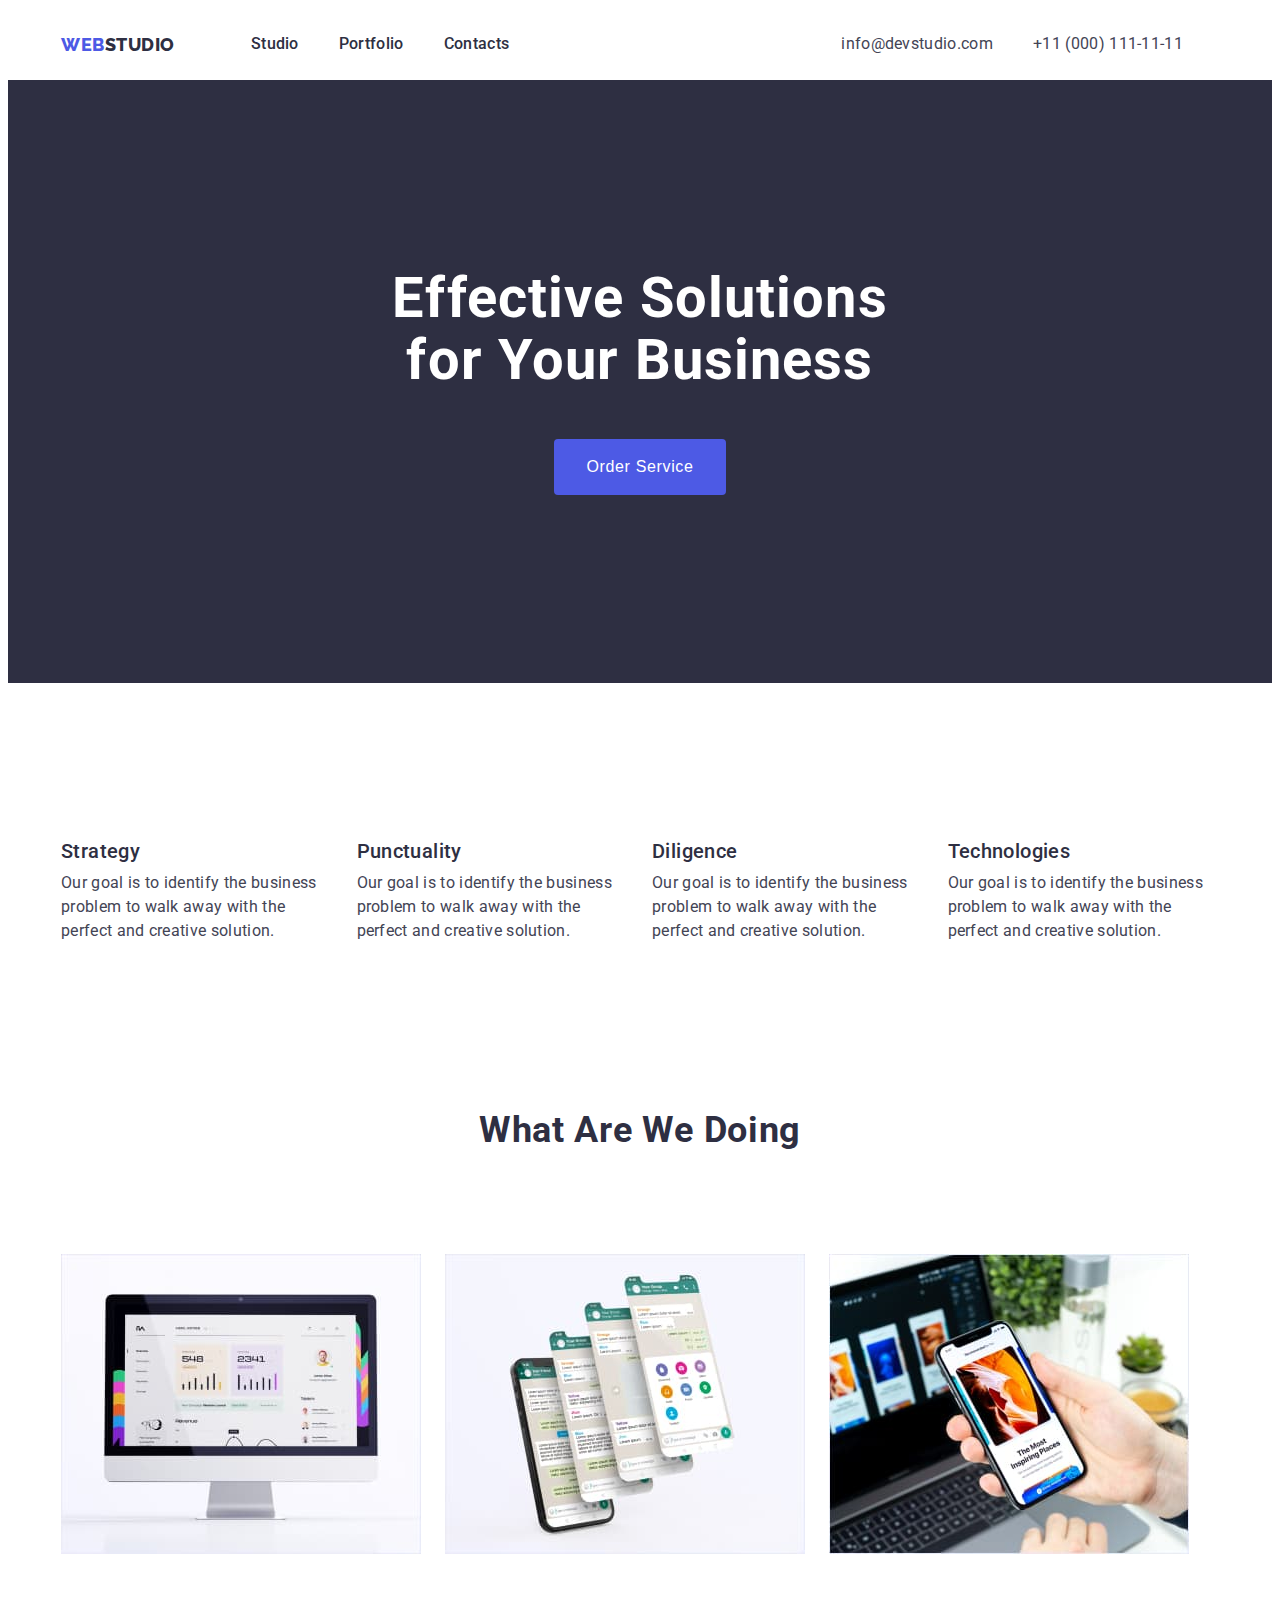
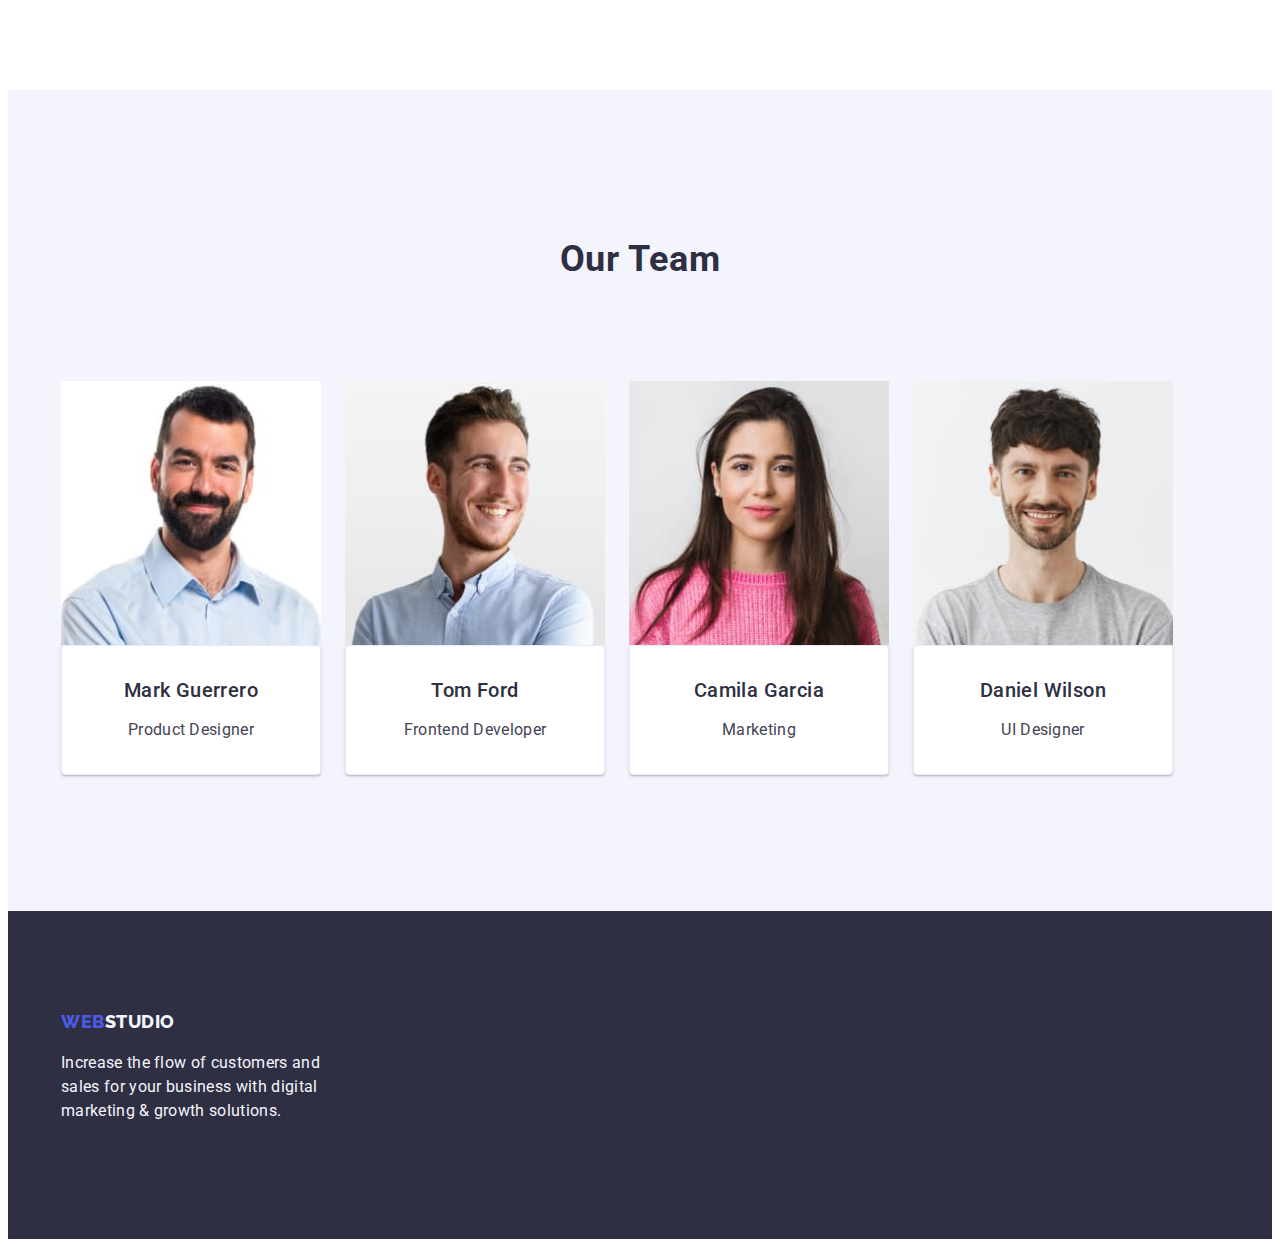
<file: index.html>
<!DOCTYPE html>
<html lang="en">
  <head>
    <meta charset="UTF-8" />
    <meta name="description" content="Free Web tutorials" />
    <meta name="keywords" content="HTML, CSS, JavaScript" />
    <meta name="author" content="John Doe" />
    <meta name="viewport" content="width=device-width, initial-scale=1.0" />
    <link rel="preconnect" href="https://fonts.googleapis.com" />
    <link rel="preconnect" href="https://fonts.gstatic.com" crossorigin />
    <link
      href="https://fonts.googleapis.com/css2?family=Raleway:wght@800&family=Roboto:wght@400;500;700;900&display=swap"
      rel="stylesheet"
    />
    <link
      rel="stylesheet"
      href="https://cdnjs.cloudflare.com/ajax/libs/modern-normalize/2.0.0/modern-normalize.min.css"
      integrity="sha512-4xo8blKMVCiXpTaLzQSLSw3KFOVPWhm/TRtuPVc4WG6kUgjH6J03IBuG7JZPkcWMxJ5huwaBpOpnwYElP/m6wg=="
      crossorigin="anonymous"
      referrerpolicy="no-referrer"
    />
    <link rel="stylesheet" href="./css/style.css" />
    <title>Document</title>
  </head>
  <body>
    <header>
      <div class="container header-wrap">
        <a class="logo" href="./index.html"
          >web<span class="secondary-logo">studio</span></a
        >
        <nav class="header-nav">
          <ul class="header-list">
            <li class="header-item">
              <a class="nav-link" href="index.html">Studio</a>
            </li>
            <li class="header-item">
              <a class="nav-link" href="./portfolio.html">Portfolio</a>
            </li>
            <li class="header-item">
              <a class="nav-link" href="">Contacts</a>
            </li>
          </ul>
        </nav>

        <ul class="header-contact">
          <li>
            <a class="contact" href="mailto:info@devstudio.com"
              >info@devstudio.com</a
            >
          </li>
          <li>
            <a class="contact" href="tel:+11(000)111-11-11"
              >+11 (000) 111-11-11</a
            >
          </li>
        </ul>
      </div>
    </header>
    <main>
      <section class="section your-business">
        <div class="container">
          <h1 class="hero">Effective Solutions for Your Business</h1>
          <button class="hero-btn" type="button">Order Service</button>
        </div>
      </section>
      <section class="section text-section">
        <div class="container">
          <ul class="main-text-list">
            <li>
              <h3 class="title">Strategy</h3>
              <p class="main-text">
                Our goal is to identify the business problem to walk away with
                the perfect and creative solution.
              </p>
            </li>
            <li>
              <h3 class="title">Punctuality</h3>
              <p class="main-text">
                Our goal is to identify the business problem to walk away with
                the perfect and creative solution.
              </p>
            </li>
            <li>
              <h3 class="title">Diligence</h3>
              <p class="main-text">
                Our goal is to identify the business problem to walk away with
                the perfect and creative solution.
              </p>
            </li>
            <li>
              <h3 class="title">Technologies</h3>
              <p class="main-text">
                Our goal is to identify the business problem to walk away with
                the perfect and creative solution.
              </p>
            </li>
          </ul>
        </div>
      </section>
      <section class="section">
        <div class="container">
          <h2 class="doing-title">What Are We Doing</h2>
          <ul class="doing-list">
            <li>
              <img
                src="./images/what-are-we-doing/img1.1.jpg"
                alt="computer"
                width="360"
                height="300"
              />
            </li>
            <li>
              <img
                src="./images/what-are-we-doing/img1.2.jpg"
                alt="smartphone"
                width="360"
                height="300"
              />
            </li>
            <li>
              <img
                src="./images/what-are-we-doing/img1.3.jpg"
                alt="laptop-and-smartphone"
                width="360"
                height="300"
              />
            </li>
          </ul>
        </div>
      </section>
      <section class="section our-team-section">
        <div class="container">
          <h2 class="our-team-title">Our Team</h2>
          <ul class="our-img-list">
            <li>
              <img
                src="./images/our-team/img1.1.jpg"
                alt="smiling-man-with-beard-look-ahead"
                width="260"
                height="264"
              />
              <div class="our-team">
                <h3 class="members">Mark Guerrero</h3>
                <p class="members-task">Product Designer</p>
              </div>
            </li>
            <li>
              <img
                src="./images/our-team/img1.2.jpg"
                alt="smiling-brown-hair-man"
                width="260"
                height="264"
              />
              <div class="our-team">
                <h3 class="members">Tom Ford</h3>
                <p class="members-task">Frontend Developer</p>
              </div>
            </li>
            <li>
              <img
                src="./images/our-team/img1.3.jpg"
                alt="brown-hair-woman-dressed-in-a-pink-sweater"
                width="260"
                height="264"
              />
              <div class="our-team">
                <h3 class="members">Camila Garcia</h3>
                <p class="members-task">Marketing</p>
              </div>
            </li>
            <li>
              <img
                src="./images/our-team/img1.4.jpg"
                alt="young-man-with-brown-hair-look-ahead"
                width="260"
                height="264"
              />
              <div class="our-team">
                <h3 class="members">Daniel Wilson</h3>
                <p class="members-task">UI Designer</p>
              </div>
            </li>
          </ul>
        </div>
      </section>
    </main>
    <footer class="footer">
      <div class="container">
        <a class="logo" href="">web<span class="logo-footer">studio</span></a>
        <p class="footer-text">
          Increase the flow of customers and sales for your business with
          digital marketing & growth solutions.
        </p>
      </div>
    </footer>
  </body>
</html>
</file>
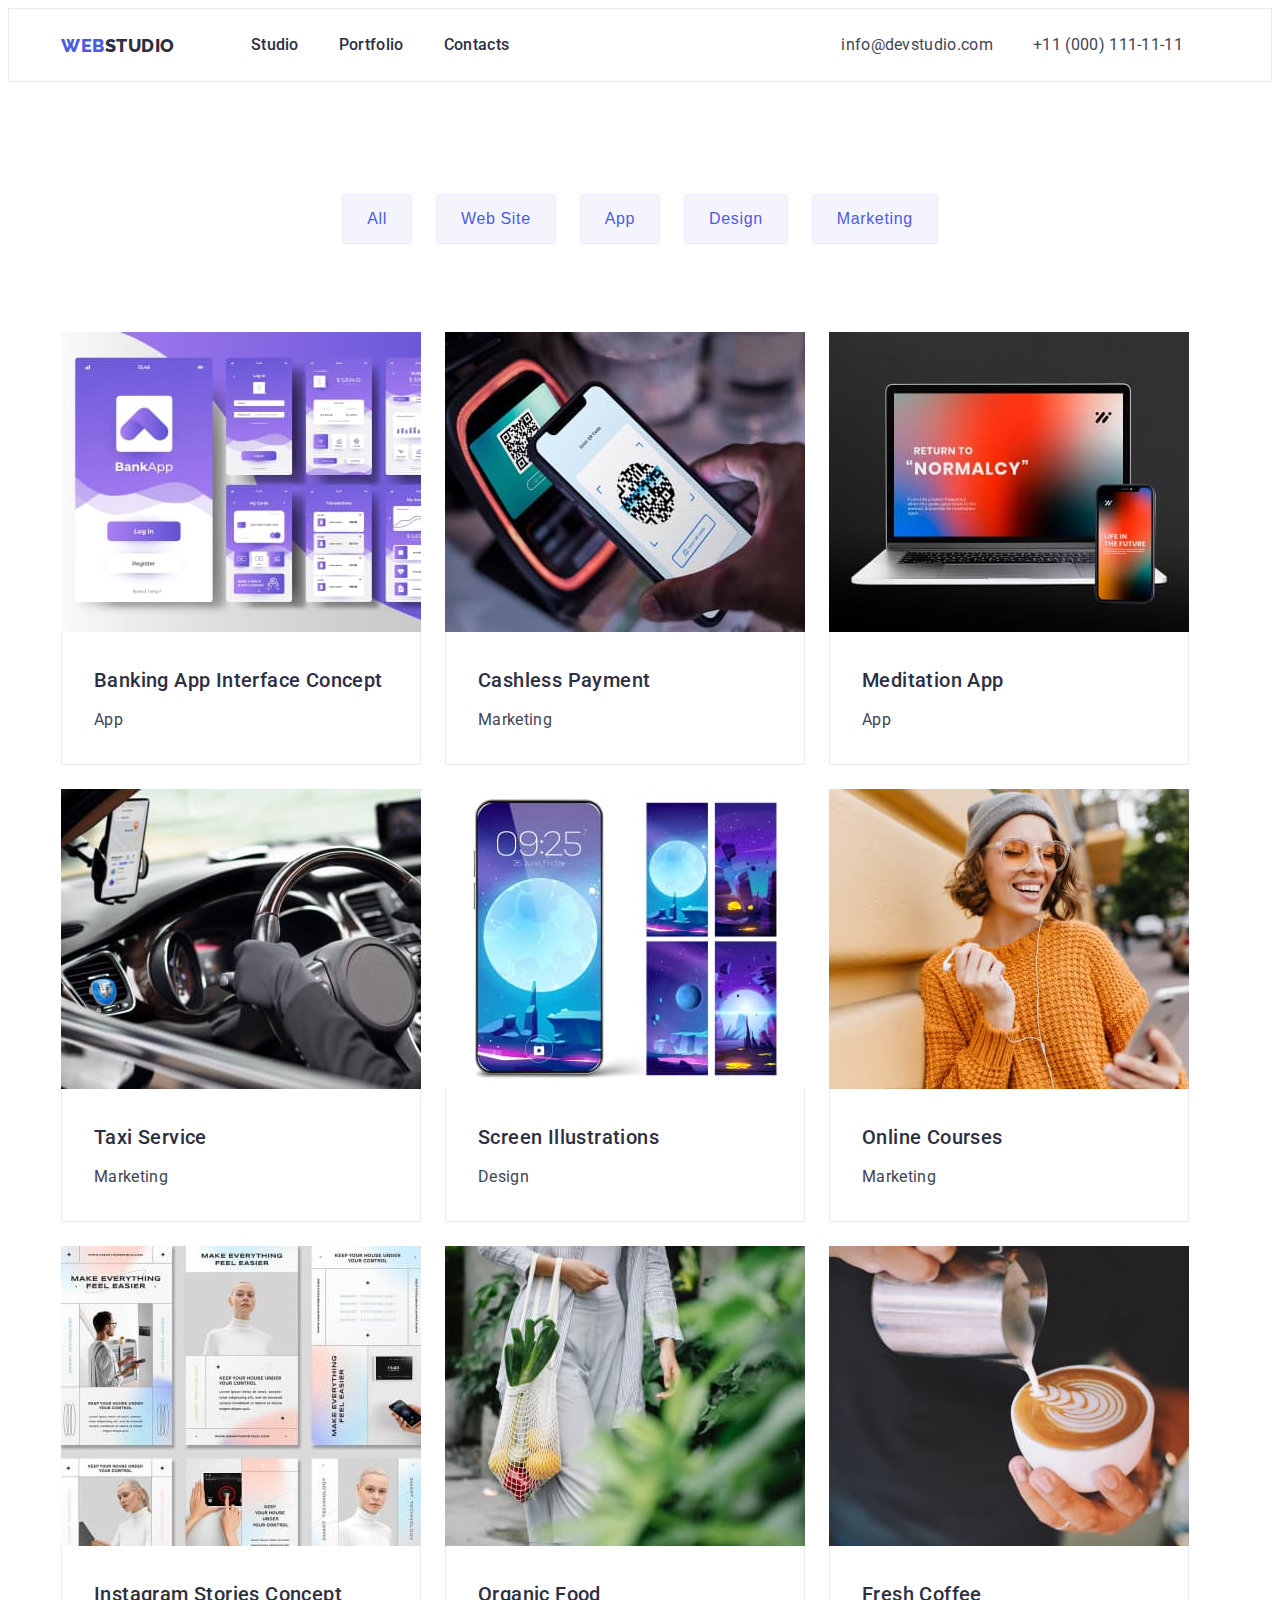
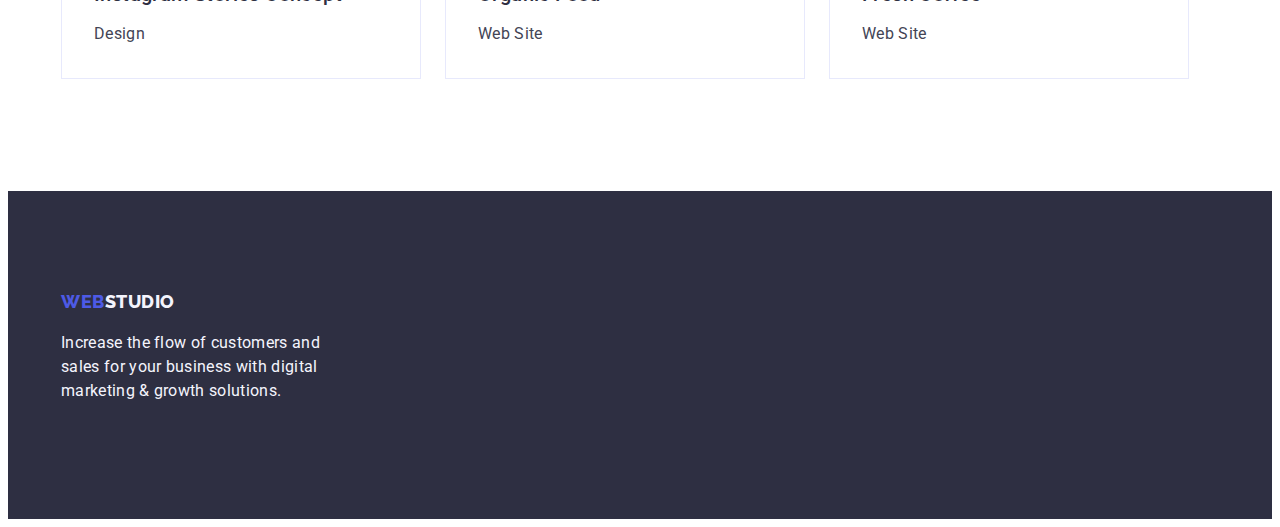
<file: portfolio.html>
<!DOCTYPE html>
<html lang="en">
  <head>
    <meta charset="UTF-8" />
    <meta name="viewport" content="width=device-width, initial-scale=1.0" />
    <meta name="description" content="Free Web tutorials" />
    <meta name="keywords" content="HTML, CSS, JavaScript" />
    <meta name="author" content="John Doe" />
    <meta name="viewport" content="width=device-width, initial-scale=1.0" />
    <link rel="preconnect" href="https://fonts.googleapis.com" />
    <link rel="preconnect" href="https://fonts.gstatic.com" crossorigin />
    <link
      href="https://fonts.googleapis.com/css2?family=Raleway:wght@800&family=Roboto:wght@400;500;700;900&display=swap"
      rel="stylesheet"
    />
    <link
      rel="stylesheet"
      href="https://cdnjs.cloudflare.com/ajax/libs/modern-normalize/2.0.0/modern-normalize.min.css"
      integrity="sha512-4xo8blKMVCiXpTaLzQSLSw3KFOVPWhm/TRtuPVc4WG6kUgjH6J03IBuG7JZPkcWMxJ5huwaBpOpnwYElP/m6wg=="
      crossorigin="anonymous"
      referrerpolicy="no-referrer"
    />
    <link rel="stylesheet" href="./css/style.css" />
    <title>Document</title>
  </head>
  <body>
    <header class="header-border">
      <div class="container header-wrap">
        <a class="logo" href="./index.html"
          >web<span class="secondary-logo">studio</span></a
        >
        <nav class="header-nav">
          <ul class="header-list">
            <li class="header-item">
              <a class="nav-link" href="./index.html">Studio</a>
            </li>
            <li class="header-item">
              <a class="nav-link" href="./portfolio.html">Portfolio</a>
            </li>
            <li class="header-item">
              <a class="nav-link" href="">Contacts</a>
            </li>
          </ul>
        </nav>

        <ul class="header-contact">
          <li>
            <a class="contact" href="mailto:info@devstudio.com"
              >info@devstudio.com</a
            >
          </li>
          <li>
            <a class="contact" href="tel:+11(000)111-11-11"
              >+11 (000) 111-11-11</a
            >
          </li>
        </ul>
      </div>
    </header>

    <main>
      <section class="section por-section">
        <div class="container">
          <ul class="buttons-list">
            <li><button class="portfolio-btn" type="button">All</button></li>
            <li>
              <button class="portfolio-btn" type="button">Web Site</button>
            </li>
            <li><button class="portfolio-btn" type="button">App</button></li>
            <li><button class="portfolio-btn" type="button">Design</button></li>
            <li>
              <button class="portfolio-btn" type="button">Marketing</button>
            </li>
          </ul>

          <ul class="portfolio-main-list">
            <li>
              <img
                src="./images/portfolio-images/img2.1.jpg"
                alt="purple-bank-application"
                width="360px"
                height="300px"
              />
              <div class="img-border">
                <h3 class="portfolio-titles">Banking App Interface Concept</h3>
                <p class="item">App</p>
              </div>
            </li>
            <li>
              <img
                src="./images/portfolio-images/img2.2.jpg"
                alt="smartphone-with-qr-code"
                width="360px"
                height="300px"
              />
              <div class="img-border">
                <h3 class="portfolio-titles">Cashless Payment</h3>
                <p class="item">Marketing</p>
              </div>
            </li>
            <li>
              <img
                src="./images/portfolio-images/img2.3.jpg"
                alt="laptop-and-smarthphone"
                width="360px"
                height="300px"
              />
              <div class="img-border">
                <h3 class="portfolio-titles">Meditation App</h3>
                <p class="item">App</p>
              </div>
            </li>
            <li>
              <img
                src="./images/portfolio-images/img2.4.jpg"
                alt="car-with-driver"
                width="360px"
                height="300px"
              />
              <div class="img-border">
                <h3 class="portfolio-titles">Taxi Service</h3>
                <p class="item">Marketing</p>
              </div>
            </li>
            <li>
              <img
                src="./images/portfolio-images/img2.5.jpg"
                alt="moonlight-on-mobilephone-screen"
                width="360px"
                height="300px"
              />
              <div class="img-border">
                <h3 class="portfolio-titles">Screen Illustrations</h3>
                <p class="item">Design</p>
              </div>
            </li>
            <li>
              <img
                src="./images/portfolio-images/img2.6.jpg"
                alt="woman-watching-the-phone"
                width="360px"
                height="300px"
              />
              <div class="img-border">
                <h3 class="portfolio-titles">Online Courses</h3>
                <p class="item">Marketing</p>
              </div>
            </li>
            <li>
              <img
                src="./images/portfolio-images/img2.7.jpg"
                alt="six-website-with-woman-on-screen"
                width="360px"
                height="300px"
              />
              <div class="img-border">
                <h3 class="portfolio-titles">Instagram Stories Concept</h3>
                <p class="item">Design</p>
              </div>
            </li>
            <li>
              <img
                src="./images/portfolio-images/img2.8.jpg"
                alt="woman-with-vegetables"
                width="360px"
                height="300px"
              />
              <div class="img-border">
                <h3 class="portfolio-titles">Organic Food</h3>
                <p class="item">Web Site</p>
              </div>
            </li>
            <li>
              <img
                src="./images/portfolio-images/img2.9.jpg"
                alt="coffee-cup"
                width="360px"
                height="300px"
              />
              <div class="img-border">
                <h3 class="portfolio-titles">Fresh Coffee</h3>
                <p class="item">Web Site</p>
              </div>
            </li>
          </ul>
        </div>
      </section>
    </main>
    <footer class="footer">
      <div class="container">
        <a class="logo" href="">web<span class="logo-footer">studio</span></a>
        <p class="footer-text">
          Increase the flow of customers and sales for your business with
          digital marketing & growth solutions.
        </p>
      </div>
    </footer>
  </body>
</html>
</file>
<file: css/style.css>
:root {
    --dark-color: #2E2F42;
    --main-color: #4D5AE5;
    --body-text-color: #434455;
    --subtle-text: #8E8F99;
    --light-color: #F4F4FD;
    --success-color: #31D0AA;
    --pressed-state: #404BBF;
    --accent-color: #E7E9FC;
    --white-color: #FFFFFF;
    --modal-background: #FCFCFC;
    --roboto-family: 'Roboto', sans-serif;
    --raleway-font: 'Raleway', sans-serif;
}

a {
    text-decoration: none;
}

ul {
    padding-left: 0;
    list-style: none;
}

button {
    cursor: pointer;
}


body {
    color: var(--body-text-color);
    font-family: var(--roboto-family);
    font-size: 16px;
    font-style: normal;
    font-weight: 500;
    line-height: 1.5;
    letter-spacing: 0.02em;
    background-color: var(--white-color);
}

img {
    display: block;
    max-width: 100%;
    height: 0 auto;
}

.container {
    max-width: 1158px;
    margin: 0 auto;
}

section {
    padding-top: 120px;
    padding-bottom: 120px;
}

.header-border {
    border: 1px solid;
    border-color: var(--accent-color);
}

.header-wrap {
    display: flex;
    align-items: center;
}

.logo {
    font-family: var(--raleway-font);
    color: var(--main-color);
    font-size: 18px;
    font-weight: 800;
    text-transform: uppercase;
    line-height: 21px;
    letter-spacing: 0.03em;first-sec
}

.secondary-logo {
    font-family: var(--raleway-font);
    color: var(--dark-color);
}

.logo-footer {
    color: var(--light-color);
    font-family: var(--raleway-font);
}

.header-nav {
    margin-left: 76px;
    padding-top: 8px;
    padding-bottom: 8px;
}

.header-list {
    display: flex;
    gap: 40px;
}



.nav-link {
    font-weight: 500;
    font-size: 16px;
    line-height: 1.5;
    letter-spacing: 0.02em;
    color: var(--dark-color);
}

.nav-link:hover, 
.nav-link:focus {
    color: var(--main-color);
}

.header-contact {
    display: flex;
    gap: 40px;
    margin-left: 332px;
}

.contact {
    font-size: 16px;
    letter-spacing: 0.02em;
    line-height: 1.5;
    color: var(--body-text-color);
    font-weight: 400;
}

.contact:hover,
.contact:focus {
    color: var(--main-color);
}

.your-business {
    background-color: var(--dark-color);
    padding: 188px 0
}

.hero {
    font-size: 56px;
    font-weight: 700;
    line-height: 1.1;
    letter-spacing: 0.02em;
    color: var(--white-color);
    max-width: 496px;
    margin: 0 auto;
    text-align: center;
    margin-bottom: 48px;
}

.hero-btn {
    font-size: 16px;
    font-weight: 500;
    line-height: 1.5;
    letter-spacing: 0.04em;   
    color: var(--white-color);
    background-color: var(--main-color);
    border-radius: 4px;
    border: none;
    height: 56px;
    margin: 0 auto;
    display: block;
    padding: 16px 32px;
}

.text-section {
    padding-bottom: 0;
}

.main-text-list {
    display: flex;
    gap: 24px;
}

.title {
    font-size: 20px;
    font-weight: 500;
    line-height: 1.2;
    letter-spacing: 0.02em;
    color: var(--dark-color);
    margin-bottom: 8px;
}

.main-text {
    color: var(--body-text-color);
    font-size: 16px;
    letter-spacing: 0.02em;
    line-height: 1.5;
    font-weight: 400;
    margin: 0 auto;
}



.doing-title {
    font-size: 36px;
    color: var(--dark-color);
    font-weight: 700;
    letter-spacing: 0.02em;
    line-height: 1.2;
    text-align: center;
    padding-bottom: 72px;
}

.doing-list {
    display: flex;
    gap: 24px;
}

.our-team-section {
    background-color: var(--light-color);
}

.our-team-title {
    font-size: 36px;
    font-weight: 700;
    line-height: 1.1;
    letter-spacing: 0.02em;
    color: var(--dark-color);
    text-align: center;
    padding-bottom: 72px;
}

.our-img-list {
    display: flex;
    gap: 24px;
}

.our-team {
    border: 1px solid var(--accent-color);
    background-color: var(--white-color);
    box-shadow: 0px 2px 1px 0px rgba(46, 47, 66, 0.08),
        0px 1px 1px 0px rgba(46, 47, 66, 0.16),
        0px 1px 6px 0px rgba(46, 47, 66, 0.08);
    border-radius: 4px;
    text-align: center;
}

.members {
    font-size: 20px;
    font-weight: 500;
    line-height: 1.2;
    letter-spacing: 0.02em;
    color: var(--dark-color);
    margin-top: 32px;
    margin-bottom: 8px;
}

.members-task {
    color: var(--body-text-color);
    font-size: 16px;
    line-height: 1.5;
    letter-spacing: 0.02em;
    font-weight: 400;
    margin-bottom: 32px;
}

.footer {
    background-color: var(--dark-color);
    padding-top: 100px;
    padding-bottom: 100px;
}

.footer-text {
    color: var(--light-color);
    font-size: 16px;
    letter-spacing: 0.02em;
    line-height: 1.5;
    font-weight: 400;
    margin-top: 16px;
    max-width: 264px;
}

.por-section {
    padding: 96px 0;
}

.buttons-list {
    display: flex;
    justify-content: center;
    gap: 24px;
    padding-bottom: 72px;
}

.portfolio-btn {
    font-size: 16px;
    font-weight: 500;
    letter-spacing: 0.04em;
    line-height: 1.5;
    color: var(--main-color);
    background-color: var(--light-color);
    border-radius: 4px;
    border: 1px solid var(--accent-color);
    padding: 12px 24px;
}

.portfolio-btn:focus,
.portfolio-btn:hover {
    color: var(--white-color);
    background-color: var(--pressed-state);
}

.portfolio-main-list {
    display: flex;
    flex-wrap: wrap;
    gap: 24px;
}

.portfolio-titles {
    font-size: 20px;
    font-weight: 500;
    line-height: 1.2;
    letter-spacing: 0.02em;
    color: var(--dark-color);
    margin-bottom: 8px;
}

.item {
    color: var(--body-text-color);
    font-size: 16px;
    letter-spacing: 0.02em;
    line-height: 1.5;
    font-weight: 400;
}

.img-border {
    border: 1px solid var(--accent-color);
    padding: 16px 32px;
    border-top: none;
}
</file>
